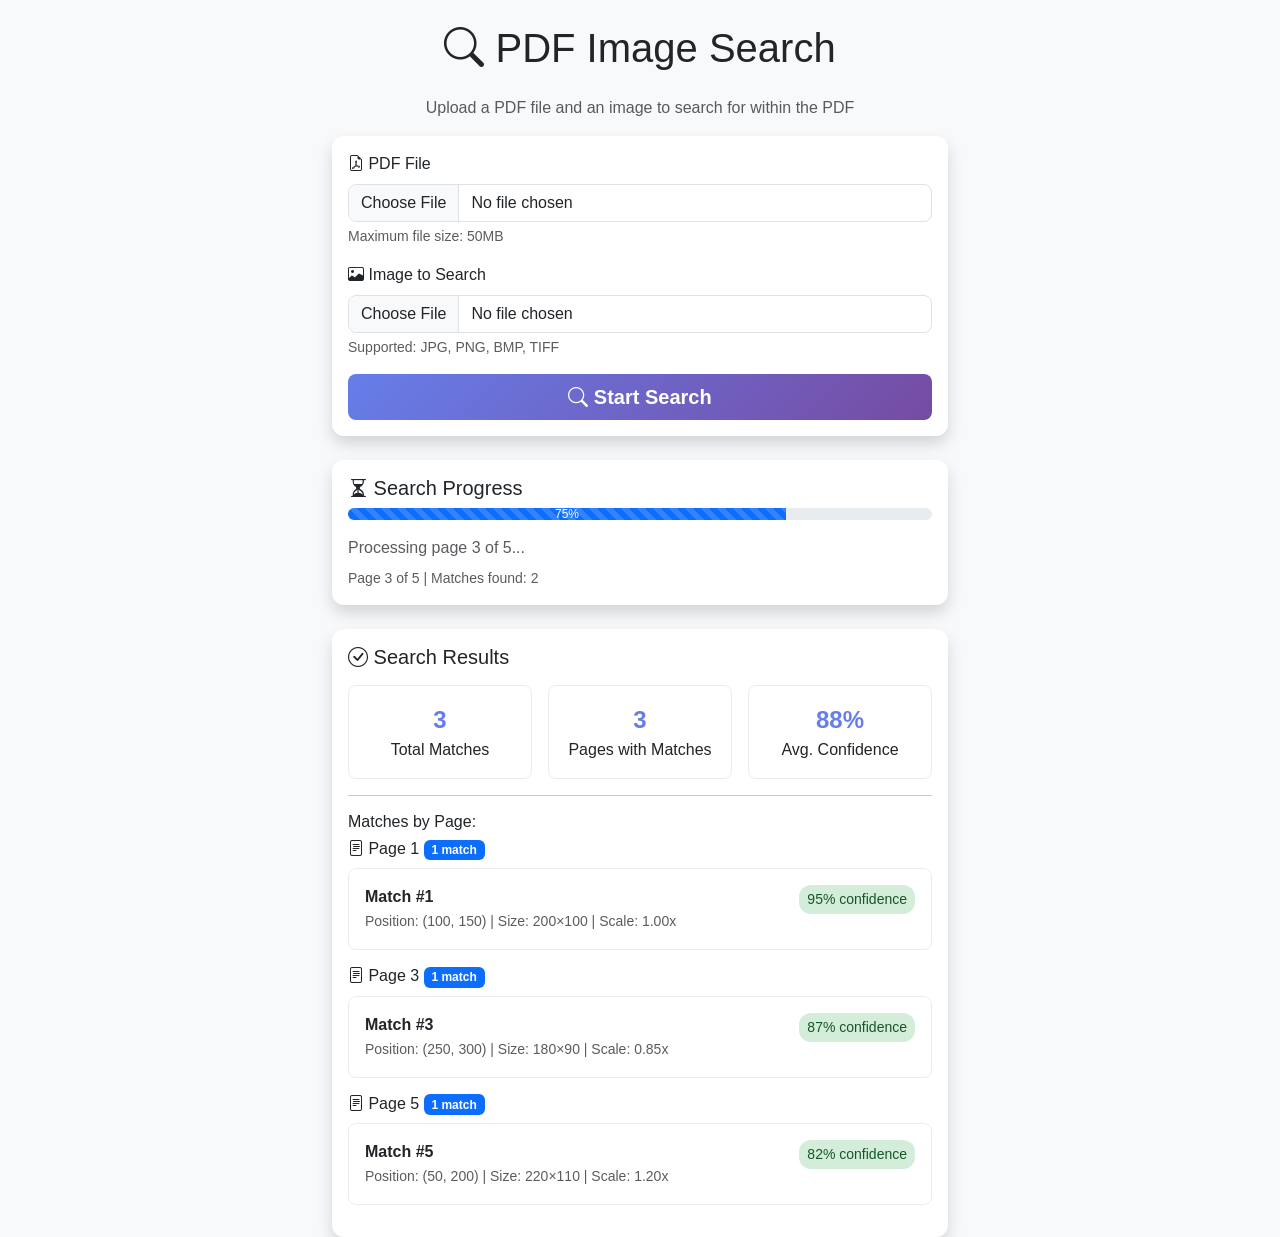
<file: demo.html>
<!DOCTYPE html>
<html lang="en">
<head>
    <meta charset="UTF-8">
    <meta name="viewport" content="width=device-width, initial-scale=1.0">
    <title>PDF Image Search - Demo</title>
    <link href="https://cdn.jsdelivr.net/npm/bootstrap@5.1.3/dist/css/bootstrap.min.css" rel="stylesheet">
    <link href="https://cdn.jsdelivr.net/npm/bootstrap-icons@1.7.2/font/bootstrap-icons.css" rel="stylesheet">
    <style>
        body {
            background-color: #f8f9fa;
            font-family: 'Segoe UI', Tahoma, Geneva, Verdana, sans-serif;
        }
        .card {
            border: none;
            border-radius: 12px;
        }
        .btn-primary {
            background: linear-gradient(135deg, #667eea 0%, #764ba2 100%);
            border: none;
            border-radius: 8px;
            font-weight: 600;
        }
        .progress {
            height: 12px;
            border-radius: 6px;
        }
        .form-control {
            border-radius: 8px;
            border: 1px solid #dee2e6;
        }
        .match-item {
            background: #fff;
            border: 1px solid #e9ecef;
            border-radius: 8px;
            padding: 1rem;
            margin-bottom: 0.5rem;
        }
        .confidence-badge {
            font-size: 0.875rem;
            padding: 0.25rem 0.5rem;
            border-radius: 12px;
        }
        .confidence-high {
            background-color: #d4edda;
            color: #155724;
        }
        .stats-grid {
            display: grid;
            grid-template-columns: repeat(auto-fit, minmax(150px, 1fr));
            gap: 1rem;
            margin-top: 1rem;
        }
        .stat-item {
            text-align: center;
            padding: 1rem;
            background: #fff;
            border-radius: 8px;
            border: 1px solid #e9ecef;
        }
        .stat-number {
            font-size: 1.5rem;
            font-weight: bold;
            color: #667eea;
        }
    </style>
</head>
<body>
    <div class="container-fluid">
        <div class="row">
            <div class="col-12">
                <h1 class="text-center my-4">
                    <i class="bi bi-search"></i> PDF Image Search
                </h1>
                <p class="text-center text-muted">
                    Upload a PDF file and an image to search for within the PDF
                </p>
            </div>
        </div>
        
        <div class="row justify-content-center">
            <div class="col-md-8 col-lg-6">
                <div class="card shadow">
                    <div class="card-body">
                        <form id="searchForm">
                            <div class="mb-3">
                                <label for="pdfFile" class="form-label">
                                    <i class="bi bi-file-earmark-pdf"></i> PDF File
                                </label>
                                <input type="file" class="form-control" id="pdfFile" name="pdf_file" 
                                       accept=".pdf">
                                <div class="form-text">Maximum file size: 50MB</div>
                            </div>
                            
                            <div class="mb-3">
                                <label for="imageFile" class="form-label">
                                    <i class="bi bi-image"></i> Image to Search
                                </label>
                                <input type="file" class="form-control" id="imageFile" name="image_file" 
                                       accept=".jpg,.jpeg,.png,.bmp,.tiff,.tif">
                                <div class="form-text">Supported: JPG, PNG, BMP, TIFF</div>
                            </div>
                            
                            <div class="d-grid">
                                <button type="submit" class="btn btn-primary btn-lg" id="searchBtn">
                                    <i class="bi bi-search"></i> Start Search
                                </button>
                            </div>
                        </form>
                    </div>
                </div>
                
                <!-- Progress Section (Demo) -->
                <div id="progressSection" class="card shadow mt-4">
                    <div class="card-body">
                        <h5 class="card-title">
                            <i class="bi bi-hourglass-split"></i> Search Progress
                        </h5>
                        <div class="progress mb-3">
                            <div class="progress-bar progress-bar-striped progress-bar-animated" 
                                 role="progressbar" style="width: 75%">75%</div>
                        </div>
                        <div class="text-muted">Processing page 3 of 5...</div>
                        <div class="mt-2 small text-muted">
                            Page 3 of 5 | Matches found: 2
                        </div>
                    </div>
                </div>
                
                <!-- Results Section (Demo) -->
                <div id="resultsSection" class="card shadow mt-4">
                    <div class="card-body">
                        <h5 class="card-title">
                            <i class="bi bi-check-circle"></i> Search Results
                        </h5>
                        
                        <div class="stats-grid">
                            <div class="stat-item">
                                <div class="stat-number">3</div>
                                <div class="stat-label">Total Matches</div>
                            </div>
                            <div class="stat-item">
                                <div class="stat-number">3</div>
                                <div class="stat-label">Pages with Matches</div>
                            </div>
                            <div class="stat-item">
                                <div class="stat-number">88%</div>
                                <div class="stat-label">Avg. Confidence</div>
                            </div>
                        </div>
                        
                        <hr>
                        <h6>Matches by Page:</h6>
                        
                        <div class="mb-3">
                            <h6 class="mb-2">
                                <i class="bi bi-file-text"></i> Page 1 
                                <span class="badge bg-primary">1 match</span>
                            </h6>
                            <div class="match-item">
                                <div class="d-flex justify-content-between align-items-start">
                                    <div>
                                        <div class="fw-bold">Match #1</div>
                                        <small class="text-muted">
                                            Position: (100, 150) | 
                                            Size: 200×100 | 
                                            Scale: 1.00x
                                        </small>
                                    </div>
                                    <span class="confidence-badge confidence-high">
                                        95% confidence
                                    </span>
                                </div>
                            </div>
                        </div>
                        
                        <div class="mb-3">
                            <h6 class="mb-2">
                                <i class="bi bi-file-text"></i> Page 3 
                                <span class="badge bg-primary">1 match</span>
                            </h6>
                            <div class="match-item">
                                <div class="d-flex justify-content-between align-items-start">
                                    <div>
                                        <div class="fw-bold">Match #3</div>
                                        <small class="text-muted">
                                            Position: (250, 300) | 
                                            Size: 180×90 | 
                                            Scale: 0.85x
                                        </small>
                                    </div>
                                    <span class="confidence-badge confidence-high">
                                        87% confidence
                                    </span>
                                </div>
                            </div>
                        </div>
                        
                        <div class="mb-3">
                            <h6 class="mb-2">
                                <i class="bi bi-file-text"></i> Page 5 
                                <span class="badge bg-primary">1 match</span>
                            </h6>
                            <div class="match-item">
                                <div class="d-flex justify-content-between align-items-start">
                                    <div>
                                        <div class="fw-bold">Match #5</div>
                                        <small class="text-muted">
                                            Position: (50, 200) | 
                                            Size: 220×110 | 
                                            Scale: 1.20x
                                        </small>
                                    </div>
                                    <span class="confidence-badge confidence-high">
                                        82% confidence
                                    </span>
                                </div>
                            </div>
                        </div>
                    </div>
                </div>
            </div>
        </div>
    </div>
</body>
</html>
</file>
